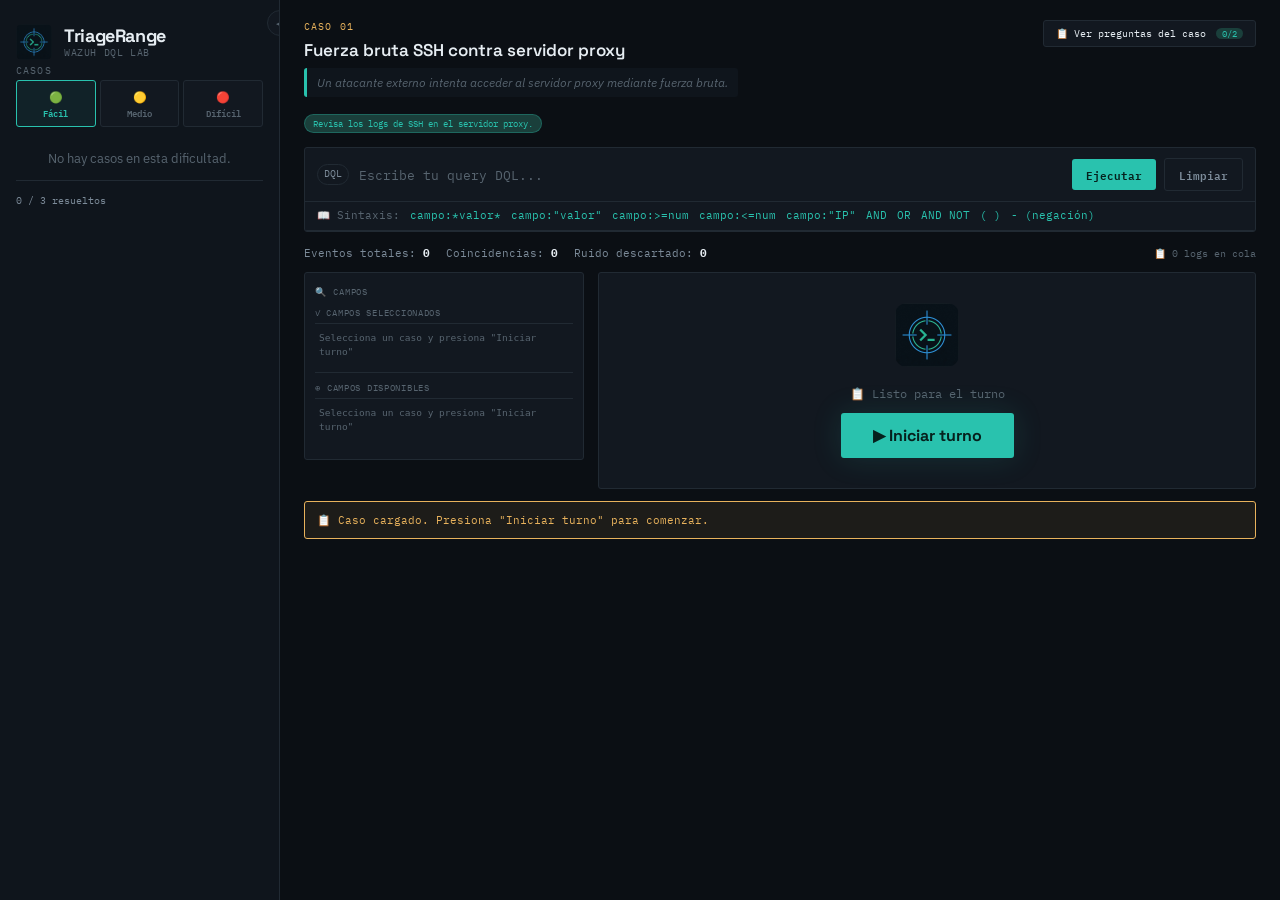
<file: homelabs/Triage Range/index.html>
<!DOCTYPE html>
<html lang="es">
<head>
<meta charset="UTF-8">
<meta name="viewport" content="width=device-width, initial-scale=1.0">
<title>TriageRange — Wazuh DQL Lab</title>

<!-- ====== FUENTES ====== -->
<link href="https://fonts.googleapis.com/css2?family=Space+Grotesk:wght@500;700&family=IBM+Plex+Mono:wght@400;600&family=IBM+Plex+Sans:wght@400;500;600&display=swap" rel="stylesheet">

<!-- ====== FAVICON ====== -->
<link rel="icon" type="image/x-icon" href="img/favicon.ico">
<link rel="icon" type="image/png" sizes="32x32" href="img/favicon-32x32.png">
<link rel="icon" type="image/png" sizes="16x16" href="img/favicon-16x16.png">
<link rel="apple-touch-icon" sizes="180x180" href="img/apple-touch-icon.png">

<!-- ====== CSS EXTERNO ====== -->
<link rel="stylesheet" href="styles.css">

</head>
<body>

<div class="shell" id="appShell">

  <!-- ====== SIDEBAR ====== -->
  <aside class="sidebar" id="sidebar">
    <button class="sidebar-toggle" id="sidebarToggle" title="Colapsar/Expandir panel lateral">◀</button>
    
    <div class="sidebar-content">
      
      <!-- ====== BRAND CON LOGO + TEXTO ====== -->
      <div class="brand-container">
        <img src="img/logo-192.png" alt="TriageRange" class="brand-logo">
        <div class="brand-text">
          <div class="brand-title">TriageRange</div>
          <div class="brand-subtitle">Wazuh DQL Lab</div>
        </div>
      </div>
      
      <div>
        <div class="challenge-label">Casos</div>
        
        <!-- ====== SELECTOR DE DIFICULTAD ====== -->
        <div class="difficulty-selector" id="difficultySelector">
          <button class="diff-btn Fácil active" data-diff="Fácil">
            <span class="icon">🟢</span> Fácil
          </button>
          <button class="diff-btn medio" data-diff="medio">
            <span class="icon">🟡</span> Medio
          </button>
          <button class="diff-btn dificil" data-diff="dificil">
            <span class="icon">🔴</span> Difícil
          </button>
        </div>
        
        <div class="challenge-list" id="challengeList"></div>
      </div>
      <div class="progress-line" id="progressLine">0 / 30 resueltos</div>
    </div>
  </aside>

  <!-- ====== MAIN ====== -->
  <main class="main">
    <div class="topbar">
      <div class="scenario-box">
        <div class="scenario-eyebrow" id="scenarioEyebrow">Caso 01</div>
        <h2 class="scenario-title" id="scenarioTitle">—</h2>
        <div class="context-text" id="contextText"></div>
        <p class="scenario-text" id="scenarioText">—</p>
        <div class="hint-badge" id="hintBadge">💡 Usa filtros laterales o escribe tu query DQL</div>
      </div>
      <div class="topbar-actions">
        <button class="questions-toggle-btn" id="questionsToggleBtn">
          📋 Ver preguntas del caso <span class="badge" id="questionsBadge">0</span>
        </button>
      </div>
    </div>

    <div class="query-panel">
      <div class="query-row">
        <span class="query-lang-tag">DQL</span>
        <input id="queryInput" type="text" placeholder='data.win.eventdata.image:*powershell*' autocomplete="off">
        <button class="run-btn" id="runBtn">Ejecutar</button>
        <button class="run-btn" id="clearBtn" style="background:var(--panel);color:var(--muted);border:1px solid var(--hairline);">Limpiar</button>
      </div>
      <div class="query-error" id="queryError">⚠️ Error de sintaxis DQL</div>
      <div class="query-hint">
        <span>📖 Sintaxis:</span>
        <span class="clickable" data-query='data.win.eventdata.image:*powershell*'>campo:*valor*</span>
        <span class="clickable" data-query='data.win.eventdata.image:"powershell.exe"'>campo:"valor"</span>
        <span class="clickable" data-query='rule.level:>=10'>campo:>=num</span>
        <span class="clickable" data-query='rule.level:<=5'>campo:<=num</span>
        <span class="clickable" data-query='data.win.eventdata.destinationIp:"185.220.101.7"'>campo:"IP"</span>
        <span class="clickable" data-query='data.win.eventdata.image:*powershell* AND agent.name:"FIN-DESK-22"'>AND</span>
        <span class="clickable" data-query='data.win.eventdata.image:chrome.exe OR data.win.eventdata.image:WINWORD.EXE'>OR</span>
        <span class="clickable" data-query='agent.name:"FIN-DESK-22" AND NOT data.win.eventdata.image:svchost.exe'>AND NOT</span>
        <span class="clickable" data-query='(data.win.eventdata.image:chrome.exe OR data.win.eventdata.image:WINWORD.EXE) AND agent.name:"FIN-DESK-22"'>( )</span>
        <span class="clickable" data-query='-data.win.eventdata.image:svchost.exe'>- (negación)</span>
      </div>
    </div>

    <div class="stats-row">
      <span>Eventos totales: <b id="statTotal">0</b></span>
      <span>Coincidencias: <b id="statMatch">0</b></span>
      <span>Ruido descartado: <b id="statNoise">0</b></span>
      <span id="streamStats">📋 0 logs en cola</span>
      <div class="stream-controls" id="streamControls" style="display:none;">
        <button class="stream-btn pause" onclick="pauseLogStream()">⏸ Pausar</button>
        <button class="stream-btn resume" onclick="resumeLogStream()" style="display:none;">▶ Reanudar</button>
      </div>
    </div>

    <div class="content-grid">
      <div class="filters-panel" id="filtersPanel">
        <div class="filters-title">🔍 Campos</div>
        <div class="panel-content" id="panelContent">
          
          <!-- ====== CAMPOS SELECCIONADOS ====== -->
          <div class="fields-section" id="selectedFieldsSection">
            <div class="section-title">✓ Campos seleccionados</div>
            <div id="selectedFieldsList">
              <div style="color:var(--muted-2);font-size:9.5px;padding:3px 4px;font-family:monospace;">Selecciona un caso y presiona "Iniciar turno"</div>
            </div>
          </div>

          <hr class="fields-divider">

          <!-- ====== CAMPOS DISPONIBLES ====== -->
          <div class="fields-section">
            <div class="section-title">⊕ Campos disponibles</div>
            <div id="fieldsContainer">
              <div style="color:var(--muted-2);font-size:9.5px;padding:3px 4px;font-family:monospace;">Selecciona un caso y presiona "Iniciar turno"</div>
            </div>
          </div>
        </div>
      </div>

      <!-- ====== TABLA CON BOTÓN "INICIAR TURNO" ====== -->
      <div class="table-panel" id="tablePanel">
        <div id="startShiftOverlay" class="start-shift-overlay">
          <img src="img/logo-512.png" alt="Triage Range" class="start-logo">
          <div class="empty-message">📋 Listo para el turno</div>
          <button class="start-btn" id="startShiftBtn">▶ Iniciar turno</button>
        </div>
        <table id="logTable" style="display:none;">
          <thead id="tableHead"></thead>
          <tbody id="tableBody"></tbody>
        </table>
      </div>
    </div>

    <div class="feedback" id="feedback"></div>
  </main>

  <!-- ====== PANEL DE PREGUNTAS CON WRAPPER ====== -->
  <aside class="questions-panel-wrapper" id="questionsPanelWrapper">
    <div class="questions-panel" id="questionsPanel">
      <div class="panel-header">
        <h3>📝 Preguntas del caso</h3>
        <button class="close-btn" id="questionsCloseBtn">✕</button>
      </div>
      <div id="questionsContainer">
        <p style="color:var(--muted-2);font-size:12px;">Selecciona un caso para ver las preguntas.</p>
      </div>
      <div class="questions-progress" id="questionsProgress">Progreso: 0/0</div>
    </div>
  </aside>

</div>

<!-- ====== ARCHIVOS JS ====== -->
<script src="config.js"></script>
<script src="app.js"></script>
</body>
</html>
</file>
<file: homelabs/Triage Range/styles.css>
/* ========== Variables ========== */
:root{
  --bg-deep: #0B0F14;
  --panel: #121820;
  --panel-2: #0F151C;
  --hairline: #212A33;
  --text: #E6EDF2;
  --muted: #7C8B99;
  --muted-2: #57646F;
  --wazuh: #29C2AE;
  --wazuh-dim: #1A3F3B;
  --good: #5FD498;
  --bad: #E5645A;
  --amber: #E8B25C;
  --radius: 3px;
  --error: #ff6b6b;
  --field-hover: rgba(41,194,174,.08);
  --sidebar-width: 280px;
  --sidebar-collapsed: 42px;
  --questions-panel-width: 380px;
  --font-base: 12.5px;
}
*{box-sizing:border-box;}
body{
  margin:0;padding:0;
  background:var(--bg-deep);
  color:var(--text);
  font-family:'IBM Plex Sans',sans-serif;
  font-size:var(--font-base);
  -webkit-font-smoothing:antialiased;
  line-height:1.5;
}

/* ========== SHELL (GRID PRINCIPAL) ========== */
.shell{
  display:grid;
  grid-template-columns: var(--sidebar-width) 1fr 0px;
  min-height:100vh;
  transition: grid-template-columns .35s ease;
}
.shell.collapsed{
  grid-template-columns: var(--sidebar-collapsed) 1fr 0px;
}
.shell.with-questions{
  grid-template-columns: var(--sidebar-width) 1fr var(--questions-panel-width);
}
.shell.collapsed.with-questions{
  grid-template-columns: var(--sidebar-collapsed) 1fr var(--questions-panel-width);
}
@media (max-width:960px){
  .shell{grid-template-columns:1fr 0px;}
  .sidebar{border-right:none;border-bottom:1px solid var(--hairline);}
  .shell.with-questions{grid-template-columns:1fr 0px;} /* en móvil no mostramos el panel lateral */
}

/* ========== SIDEBAR ========== */
.sidebar{
  background:var(--panel-2);
  border-right:1px solid var(--hairline);
  padding:20px 16px;
  display:flex;
  flex-direction:column;
  gap:18px;
  overflow:hidden;
  transition:padding .25s ease, gap .25s ease;
  position:relative;
}
.shell.collapsed .sidebar{
  padding:10px 6px;
  gap:6px;
  align-items:center;
}
.sidebar .sidebar-content{
  opacity:1;
  transition:opacity .2s ease .1s;
  overflow:hidden;
}
.shell.collapsed .sidebar .sidebar-content{
  opacity:0;
  pointer-events:none;
  display:none;
}

/* ====== BRAND ====== */
.brand-container {
  display: flex;
  align-items: center;
  gap: 12px;
  padding: 4px 0;
}
.brand-logo {
  width: 36px;
  height: 36px;
  flex-shrink: 0;
  border-radius: 6px;
}
.brand-text {
  display: flex;
  flex-direction: column;
  line-height: 1.2;
}
.brand-title {
  font-family: 'Space Grotesk', sans-serif;
  font-size: 18px;
  font-weight: 700;
  color: var(--text);
  letter-spacing: -0.02em;
}
.brand-subtitle {
  font-family: 'IBM Plex Mono', monospace;
  font-size: 10px;
  color: var(--muted-2);
  letter-spacing: 0.06em;
  text-transform: uppercase;
}
.shell.collapsed .brand-logo {
  width: 28px;
  height: 28px;
}
.shell.collapsed .brand-text {
  display: none;
}
.shell.collapsed .brand-container {
  gap: 4px;
  justify-content: center;
}

/* ====== SELECTOR DE DIFICULTAD ====== */
.difficulty-selector {
  display:flex;
  gap:4px;
  margin-bottom:10px;
}
.difficulty-selector .diff-btn {
  flex:1;
  padding:5px 3px;
  border:1px solid var(--hairline);
  border-radius:var(--radius);
  background:var(--panel);
  color:var(--muted-2);
  font-family:'IBM Plex Mono',monospace;
  font-size:9px;
  font-weight:600;
  cursor:pointer;
  transition:all .15s;
  text-align:center;
}
.difficulty-selector .diff-btn:hover {
  border-color:var(--muted-2);
  color:var(--text);
}
.difficulty-selector .diff-btn.active {
  border-color:var(--wazuh);
  color:var(--wazuh);
  background:rgba(41,194,174,.08);
}
.difficulty-selector .diff-btn.facil.active { border-color:var(--good); color:var(--good); background:rgba(95,212,152,.08); }
.difficulty-selector .diff-btn.medio.active { border-color:var(--amber); color:var(--amber); background:rgba(232,178,92,.08); }
.difficulty-selector .diff-btn.dificil.active { border-color:var(--bad); color:var(--bad); background:rgba(229,100,90,.08); }
.difficulty-selector .diff-btn .icon { font-size:11px; display:block; }

/* ========== LISTA DE CASOS ========== */
.challenge-list{display:flex;flex-direction:column;gap:5px;margin-top:2px;}
.challenge-label{
  font-family:'IBM Plex Mono',monospace;
  font-size:9.5px;
  letter-spacing:.12em;
  text-transform:uppercase;
  color:var(--muted-2);
  margin-bottom:2px;
}
.challenge-btn{
  text-align:left;
  background:var(--panel);
  border:1px solid var(--hairline);
  border-radius:var(--radius);
  padding:7px 8px;
  color:var(--text);
  cursor:pointer;
  font-family:'IBM Plex Sans',sans-serif;
  font-size:11.5px;
  line-height:1.4;
  transition:border-color .15s ease,background .15s ease;
  width:100%;
  position:relative;
}
.challenge-btn:hover{border-color:var(--muted-2);}
.challenge-btn.active{border-color:var(--wazuh);background:rgba(41,194,174,.08);}
.challenge-btn .cnum{
  font-family:'IBM Plex Mono',monospace;
  font-size:8.5px;
  color:var(--muted-2);
  display:block;
}
.challenge-btn.solved .cnum{color:var(--good);}
.challenge-btn.solved::after{
  content:"✓ resuelto";
  font-family:'IBM Plex Mono',monospace;
  font-size:8px;
  color:var(--good);
  letter-spacing:.08em;
  text-transform:uppercase;
  margin-left:6px;
}
.progress-line{
  margin-top:auto;
  font-family:'IBM Plex Mono',monospace;
  font-size:10px;
  color:var(--muted);
  border-top:1px solid var(--hairline);
  padding-top:12px;
}
.sidebar-toggle{
  position:absolute;
  top:10px;
  right:-14px;
  width:26px;
  height:26px;
  border-radius:50%;
  background:var(--panel);
  border:1px solid var(--hairline);
  color:var(--muted-2);
  cursor:pointer;
  display:flex;
  align-items:center;
  justify-content:center;
  font-size:11px;
  transition:background .2s,color .2s,transform .2s;
  z-index:10;
  padding:0;
  line-height:1;
}
.sidebar-toggle:hover{
  background:var(--wazuh-dim);
  color:var(--wazuh);
  border-color:var(--wazuh);
}
.shell.collapsed .sidebar-toggle{
  transform:rotate(180deg);
}

.main{
  padding:20px 24px 40px;
  min-width:0;
  overflow:hidden;
  transition:padding .25s ease;
}

.topbar{
  display:flex;
  justify-content:space-between;
  align-items:flex-start;
  gap:16px;
  flex-wrap:wrap;
  margin-bottom:14px;
}
.scenario-box{max-width:640px;}
.scenario-eyebrow{
  font-family:'IBM Plex Mono',monospace;
  font-size:9.5px;
  letter-spacing:.12em;
  text-transform:uppercase;
  color:var(--amber);
}
.scenario-title{
  font-family:'Space Grotesk',sans-serif;
  font-size:17px;
  font-weight:600;
  margin:4px 0 4px 0;
}
.scenario-text{
  font-size:12.5px;
  color:var(--muted);
  line-height:1.55;
}
.context-text{
  font-size:11.5px;
  color:var(--muted-2);
  font-style:italic;
  padding:6px 10px;
  background:var(--panel-2);
  border-left:3px solid var(--wazuh);
  border-radius:var(--radius);
  margin:2px 0 8px 0;
  line-height:1.5;
}
.hint-badge{
  display:inline-block;
  background:var(--wazuh-dim);
  color:var(--wazuh);
  font-family:'IBM Plex Mono',monospace;
  font-size:9px;
  padding:2px 8px;
  border-radius:999px;
  margin-top:4px;
  border:1px solid rgba(41,194,174,.3);
}
.topbar-actions{
  display:flex;
  gap:8px;
  align-items:center;
  flex-wrap:wrap;
}
.questions-toggle-btn{
  background:var(--panel);
  border:1px solid var(--hairline);
  border-radius:var(--radius);
  color:var(--text);
  padding:6px 12px;
  font-family:'IBM Plex Mono',monospace;
  font-size:10px;
  cursor:pointer;
  transition:border-color .15s,background .15s;
}
.questions-toggle-btn:hover{
  border-color:var(--wazuh);
  background:rgba(41,194,174,.06);
}
.questions-toggle-btn.active{
  border-color:var(--wazuh);
  background:rgba(41,194,174,.12);
  color:var(--wazuh);
}
.questions-toggle-btn .badge{
  display:inline-block;
  background:var(--wazuh-dim);
  color:var(--wazuh);
  border-radius:999px;
  padding:0 6px;
  font-size:9px;
  margin-left:4px;
}

.query-panel{
  background:var(--panel);
  border:1px solid var(--hairline);
  border-radius:var(--radius);
  margin-bottom:14px;
  overflow:hidden;
}
.query-row{
  display:flex;
  align-items:center;
  gap:8px;
  padding:10px 12px;
  border-bottom:1px solid var(--hairline);
  flex-wrap:wrap;
}
.query-lang-tag{
  font-family:'IBM Plex Mono',monospace;
  font-size:9.5px;
  padding:2px 6px;
  border-radius:999px;
  border:1px solid var(--hairline);
  color:var(--muted);
  flex-shrink:0;
}
#queryInput{
  flex:1;
  background:none;
  border:none;
  outline:none;
  color:var(--text);
  font-family:'IBM Plex Mono',monospace;
  font-size:12.5px;
  min-width:200px;
}
#queryInput::placeholder{color:var(--muted-2);}
.run-btn{
  background:var(--wazuh);
  color:#06211D;
  border:none;
  font-family:'IBM Plex Mono',monospace;
  font-weight:600;
  font-size:11px;
  padding:6px 14px;
  border-radius:var(--radius);
  cursor:pointer;
  flex-shrink:0;
}
.run-btn:disabled{
  opacity:0.5;
  cursor:not-allowed;
}
.query-hint{
  padding:6px 12px;
  font-size:10.5px;
  color:var(--muted-2);
  font-family:'IBM Plex Mono',monospace;
  border-bottom:1px solid var(--hairline);
  display:flex;
  flex-wrap:wrap;
  gap:4px 10px;
}
.query-hint .clickable{
  color:var(--wazuh);
  cursor:pointer;
  transition:color .15s;
}
.query-hint .clickable:hover{color:#4dd4c0;}
.query-error{
  padding:4px 12px;
  font-size:10.5px;
  color:var(--error);
  font-family:'IBM Plex Mono',monospace;
  display:none;
  background:rgba(255,107,107,.05);
  border-top:1px solid rgba(255,107,107,.2);
}
.stats-row{
  display:flex;
  align-items:center;
  gap:16px;
  font-family:'IBM Plex Mono',monospace;
  font-size:10.5px;
  color:var(--muted);
  margin-bottom:10px;
  flex-wrap:wrap;
  justify-content:space-between;
}
.stats-row b{color:var(--text);}

/* ====== STREAM CONTROLS ====== */
#streamStats {
  color: var(--muted-2);
  font-size: 10px;
  font-family: 'IBM Plex Mono', monospace;
  margin-left: auto;
}
.stream-controls {
  display: flex;
  gap: 6px;
  align-items: center;
  flex-shrink: 0;
}
.stream-btn {
  font-family: 'IBM Plex Mono', monospace;
  font-size: 10px;
  padding: 3px 10px;
  border-radius: 999px;
  border: 1px solid var(--hairline);
  background: var(--panel);
  color: var(--muted);
  cursor: pointer;
  transition: border-color .15s ease, color .15s ease, background .15s ease;
}
.stream-btn:hover {
  border-color: var(--wazuh);
  color: var(--text);
}
.stream-btn.pause:hover {
  border-color: var(--bad);
  color: var(--bad);
  background: rgba(229,100,90,.06);
}
.stream-btn.resume:hover {
  border-color: var(--good);
  color: var(--good);
  background: rgba(95,212,152,.06);
}
.stream-btn:active {
  transform: scale(0.97);
}

/* ========== CONTENIDO PRINCIPAL ========== */
.content-grid{
  display:grid;
  grid-template-columns: minmax(240px, 280px) 1fr;
  gap:14px;
  align-items:start;
}
@media (max-width:760px){
  .content-grid{grid-template-columns:1fr;}
}

/* ========== PANEL DE FILTROS ========== */
.filters-panel{
  background:var(--panel);
  border:1px solid var(--hairline);
  border-radius:var(--radius);
  padding:12px 10px;
  position:sticky;
  top:16px;
  max-height:calc(100vh - 100px);
  overflow-y:auto;
  width:100%;
  flex-shrink:0;
}
.filters-panel::-webkit-scrollbar{width:4px;}
.filters-panel::-webkit-scrollbar-track{background:transparent;}
.filters-panel::-webkit-scrollbar-thumb{background:var(--hairline);border-radius:999px;}

.filters-title{
  font-family:'IBM Plex Mono',monospace;
  font-size:9px;
  letter-spacing:.1em;
  text-transform:uppercase;
  color:var(--muted-2);
  margin-bottom:8px;
}

/* ====== ACORDEÓN DE CAMPOS ====== */
.field-block{margin-bottom:3px;border-bottom:1px solid var(--hairline);}
.field-head{
  display:flex;
  align-items:center;
  gap:4px;
  width:100%;
  background:none;
  border:none;
  cursor:pointer;
  color:var(--text);
  font-family:'IBM Plex Mono',monospace;
  font-size:10.5px;
  padding:6px 2px;
  text-align:left;
  transition:color .15s;
}
.field-head:hover {
  color:var(--wazuh);
}
.field-head .fchev {
  color:var(--muted-2);
  font-size:8px;
  transition:transform .15s ease;
  display:inline-block;
  width:12px;
  text-align:center;
}
.field-block.open .fchev {
  transform:rotate(90deg);
  color:var(--wazuh);
}
.field-values{display:none;flex-direction:column;gap:2px;padding:2px 2px 8px 12px;}
.field-block.open .field-values{display:flex;}
.field-val{
  display:flex;justify-content:space-between;align-items:center;
  font-family:'IBM Plex Mono',monospace;
  font-size:9.5px;
  padding:3px 5px;
  border-radius:var(--radius);
  background:var(--panel-2);
  border:1px solid transparent;
  cursor:pointer;
  text-align:left;
  word-break:break-word;
  transition:border-color .12s ease,background .12s ease;
}
.field-val:hover{
  border-color:var(--wazuh);
  background:rgba(41,194,174,.06);
}
.field-val .count{
  font-size:8.5px;
  color:var(--muted-2);
  background:var(--panel);
  padding:0 5px;
  border-radius:999px;
  flex-shrink:0;
}

/* ====== CAMPOS SELECCIONADOS ====== */
.fields-section {
  margin-bottom:10px;
}
.fields-section .section-title {
  font-family:'IBM Plex Mono',monospace;
  font-size:9px;
  letter-spacing:.08em;
  text-transform:uppercase;
  color:var(--muted-2);
  margin:0 0 4px 0;
  padding-bottom:3px;
  border-bottom:1px solid var(--hairline);
}
.field-item {
  display:flex;
  align-items:center;
  justify-content:space-between;
  padding:2px 5px 2px 8px;
  border-radius:var(--radius);
  font-family:'IBM Plex Mono',monospace;
  font-size:9.5px;
  color:var(--text);
  transition:background .12s ease;
  cursor:default;
}
.field-item:hover {
  background:var(--field-hover);
}
.field-item .field-name {
  flex:1;
  overflow:hidden;
  text-overflow:ellipsis;
  white-space:nowrap;
}
.field-item .field-actions {
  display:flex;
  gap:2px;
  flex-shrink:0;
  margin-left:4px;
}
.field-item .field-actions button {
  background:none;
  border:1px solid var(--hairline);
  border-radius:999px;
  color:var(--muted-2);
  width:16px;
  height:16px;
  font-size:9px;
  line-height:1;
  cursor:pointer;
  transition:border-color .15s,color .15s,background .15s;
  display:flex;
  align-items:center;
  justify-content:center;
  padding:0;
}
.field-item .field-actions button:hover {
  border-color:var(--wazuh);
  color:var(--wazuh);
  background:rgba(41,194,174,.08);
}
.field-item .field-actions button.remove-btn:hover {
  border-color:var(--bad);
  color:var(--bad);
  background:rgba(229,100,90,.08);
}
.field-item.selected-field {
  background:rgba(41,194,174,.06);
  border-left:2px solid var(--wazuh);
  padding-left:6px;
}
.fields-divider {
  border:none;
  border-top:1px solid var(--hairline);
  margin:6px 0 8px 0;
}

/* ========== TABLA Y OVERLAY ========== */
.table-panel{
  background:var(--panel);
  border:1px solid var(--hairline);
  border-radius:var(--radius);
  overflow:hidden;
  min-width:0;
  position:relative;
}
.start-logo {
  width: 64px;
  height: 64px;
  border-radius: 12px;
  margin-bottom: 8px;
}
.table-panel .start-shift-overlay {
  display:flex;
  flex-direction:column;
  align-items:center;
  justify-content:center;
  padding:30px 20px;
  min-height:180px;
  text-align:center;
  gap:10px;
}
.table-panel .start-shift-overlay .empty-message {
  color:var(--muted-2);
  font-family:'IBM Plex Mono',monospace;
  font-size:12px;
}
.table-panel .start-shift-overlay .start-btn {
  background:var(--wazuh);
  color:#06211D;
  border:none;
  border-radius:var(--radius);
  padding:12px 32px;
  font-family:'Space Grotesk',sans-serif;
  font-size:16px;
  font-weight:700;
  cursor:pointer;
  transition:all .2s ease;
  box-shadow:0 0 30px rgba(41,194,174,.15);
}
.table-panel .start-shift-overlay .start-btn:hover {
  transform:scale(1.03);
  box-shadow:0 0 40px rgba(41,194,174,.25);
}
.table-panel .start-shift-overlay .start-btn:active {
  transform:scale(0.97);
}

table{width:100%;border-collapse:collapse;}
thead th{
  text-align:left;
  font-family:'IBM Plex Mono',monospace;
  font-size:9.5px;
  letter-spacing:.08em;
  text-transform:uppercase;
  color:var(--muted-2);
  padding:8px 10px;
  border-bottom:1px solid var(--hairline);
  background:var(--panel-2);
}
tbody td{
  padding:8px 10px;
  font-size:11px;
  border-bottom:1px solid var(--hairline);
  color:var(--text);
  font-family:'IBM Plex Mono',monospace;
  vertical-align:top;
}
tbody tr.log-row{
  cursor:pointer;
  transition:background 0.15s ease, border-left 0.15s ease;
}
tbody tr.log-row:hover{background:rgba(255,255,255,.03);}
tbody tr:last-child td{border-bottom:none;}
.chev{
  display:inline-block;
  width:12px;
  color:var(--muted-2);
  transition:transform .15s ease;
}
tr.expanded .chev{transform:rotate(90deg);color:var(--wazuh);}
.empty-row td{text-align:center;color:var(--muted-2);padding:24px 12px;}
.detail-row td{background:var(--panel-2);padding:0;}
.detail-inner{
  padding:12px 14px 14px 32px;
  display:flex;
  gap:14px;
  flex-wrap:wrap;
}
.detail-fields{
  flex:1;
  min-width:240px;
  font-family:'IBM Plex Mono',monospace;
  font-size:10px;
  line-height:1.8;
  color:var(--text);
}
.detail-fields span{
  color:var(--muted-2);
}
.detail-id{
  flex-shrink:0;
  font-family:'IBM Plex Mono',monospace;
  font-size:10px;
  color:var(--text);
  border:1px solid var(--hairline);
  border-radius:var(--radius);
  padding:6px 8px;
  height:fit-content;
  min-width:140px;
}
.detail-id div{margin-bottom:3px;}
.detail-id span{color:var(--muted-2);}

.feedback{
  margin-top:12px;
  padding:10px 12px;
  border-radius:var(--radius);
  font-family:'IBM Plex Mono',monospace;
  font-size:11px;
  display:none;
  line-height:1.5;
}
.feedback.show{display:block;}
.feedback.correct{background:rgba(95,212,152,.08);border:1px solid var(--good);color:var(--good);}
.feedback.wrong{background:rgba(229,100,90,.08);border:1px solid var(--bad);color:var(--bad);}
.feedback.help{background:rgba(232,178,92,.08);border:1px solid var(--amber);color:var(--amber);}

/* ========== PANEL DE PREGUNTAS (dentro del grid) ========== */
.questions-panel-wrapper{
  overflow:hidden;
  min-width:0;
}
.questions-panel {
  width: var(--questions-panel-width);
  height: 100vh;
  background: var(--panel-2);
  border-left: 1px solid var(--hairline);
  padding: 20px 16px;
  overflow-y: auto;
  display: flex;
  flex-direction: column;
  gap: 14px;
}

/* ====== DENTRO DEL PANEL DE PREGUNTAS ====== */
.questions-panel .panel-header{
  display:flex;
  justify-content:space-between;
  align-items:center;
  border-bottom:1px solid var(--hairline);
  padding-bottom:10px;
}
.questions-panel .panel-header h3{
  font-family:'Space Grotesk',sans-serif;
  font-size:15px;
  margin:0;
  color:var(--text);
}
.questions-panel .panel-header .close-btn{
  background:none;
  border:none;
  color:var(--muted-2);
  font-size:16px;
  cursor:pointer;
  padding:0 4px;
  transition:color .15s;
}
.questions-panel .panel-header .close-btn:hover{
  color:var(--text);
}
.questions-panel .question-item{
  background:var(--panel);
  border:1px solid var(--hairline);
  border-radius:var(--radius);
  padding:12px 14px;
  margin-bottom:8px;
}
.questions-panel .question-item .q-text{
  font-size:12px;
  color:var(--text);
  margin-bottom:6px;
  font-weight:500;
}
.questions-panel .question-item .q-status{
  font-size:10px;
  margin-left:4px;
}
.questions-panel .question-item .q-status.correct{color:var(--good);}
.questions-panel .question-item .q-status.wrong{color:var(--bad);}
.questions-panel .question-item .q-input-row{
  display:flex;
  gap:6px;
  align-items:center;
  flex-wrap:wrap;
}
.questions-panel .question-item .q-input-row input{
  flex:1;
  min-width:120px;
  background:var(--panel-2);
  border:1px solid var(--hairline);
  border-radius:var(--radius);
  color:var(--text);
  padding:5px 8px;
  font-family:'IBM Plex Mono',monospace;
  font-size:11px;
  outline:none;
  transition:border-color .15s;
}
.questions-panel .question-item .q-input-row input:focus{
  border-color:var(--wazuh);
}
.questions-panel .question-item .q-input-row input.correct{
  border-color:var(--good);
}
.questions-panel .question-item .q-input-row input.wrong{
  border-color:var(--bad);
}
.questions-panel .question-item .q-input-row .verify-btn{
  background:var(--wazuh);
  color:#06211D;
  border:none;
  border-radius:var(--radius);
  padding:5px 12px;
  font-family:'IBM Plex Mono',monospace;
  font-size:10px;
  font-weight:600;
  cursor:pointer;
  transition:opacity .15s;
  flex-shrink:0;
}
.questions-panel .question-item .q-input-row .verify-btn:disabled{
  opacity:0.4;
  cursor:not-allowed;
}
.questions-panel .question-item .q-input-row .verify-btn:hover:not(:disabled){
  opacity:0.8;
}
.questions-panel .question-item .q-hint{
  font-size:9px;
  color:var(--muted-2);
  margin-top:3px;
  font-family:'IBM Plex Mono',monospace;
}
.questions-panel .question-item .q-feedback{
  font-size:10px;
  margin-top:3px;
}
.questions-panel .question-item .q-feedback.correct{color:var(--good);}
.questions-panel .question-item .q-feedback.wrong{color:var(--bad);}

.questions-progress{
  font-family:'IBM Plex Mono',monospace;
  font-size:10px;
  color:var(--muted);
  padding:6px 0;
  border-top:1px solid var(--hairline);
  margin-top:auto;
}

/* ====== RESPONSIVE ====== */
@media (max-width: 768px) {
  .shell{
    grid-template-columns: 1fr 0px;
  }
  .shell.collapsed{
    grid-template-columns: 1fr 0px;
  }
  .shell.with-questions{
    grid-template-columns: 0px 1fr;
  }
  .shell.collapsed.with-questions{
    grid-template-columns: 0px 1fr;
  }
  .questions-panel {
    width: 100%;
    height: 100vh;
  }
  .sidebar-toggle{
    right:8px;
    top:8px;
  }
  .main{padding:14px;}
  .filters-panel{
    width:100%;
    position:relative;
    top:0;
    max-height:none;
  }
  .content-grid{
    grid-template-columns:1fr;
  }
}
</file>
